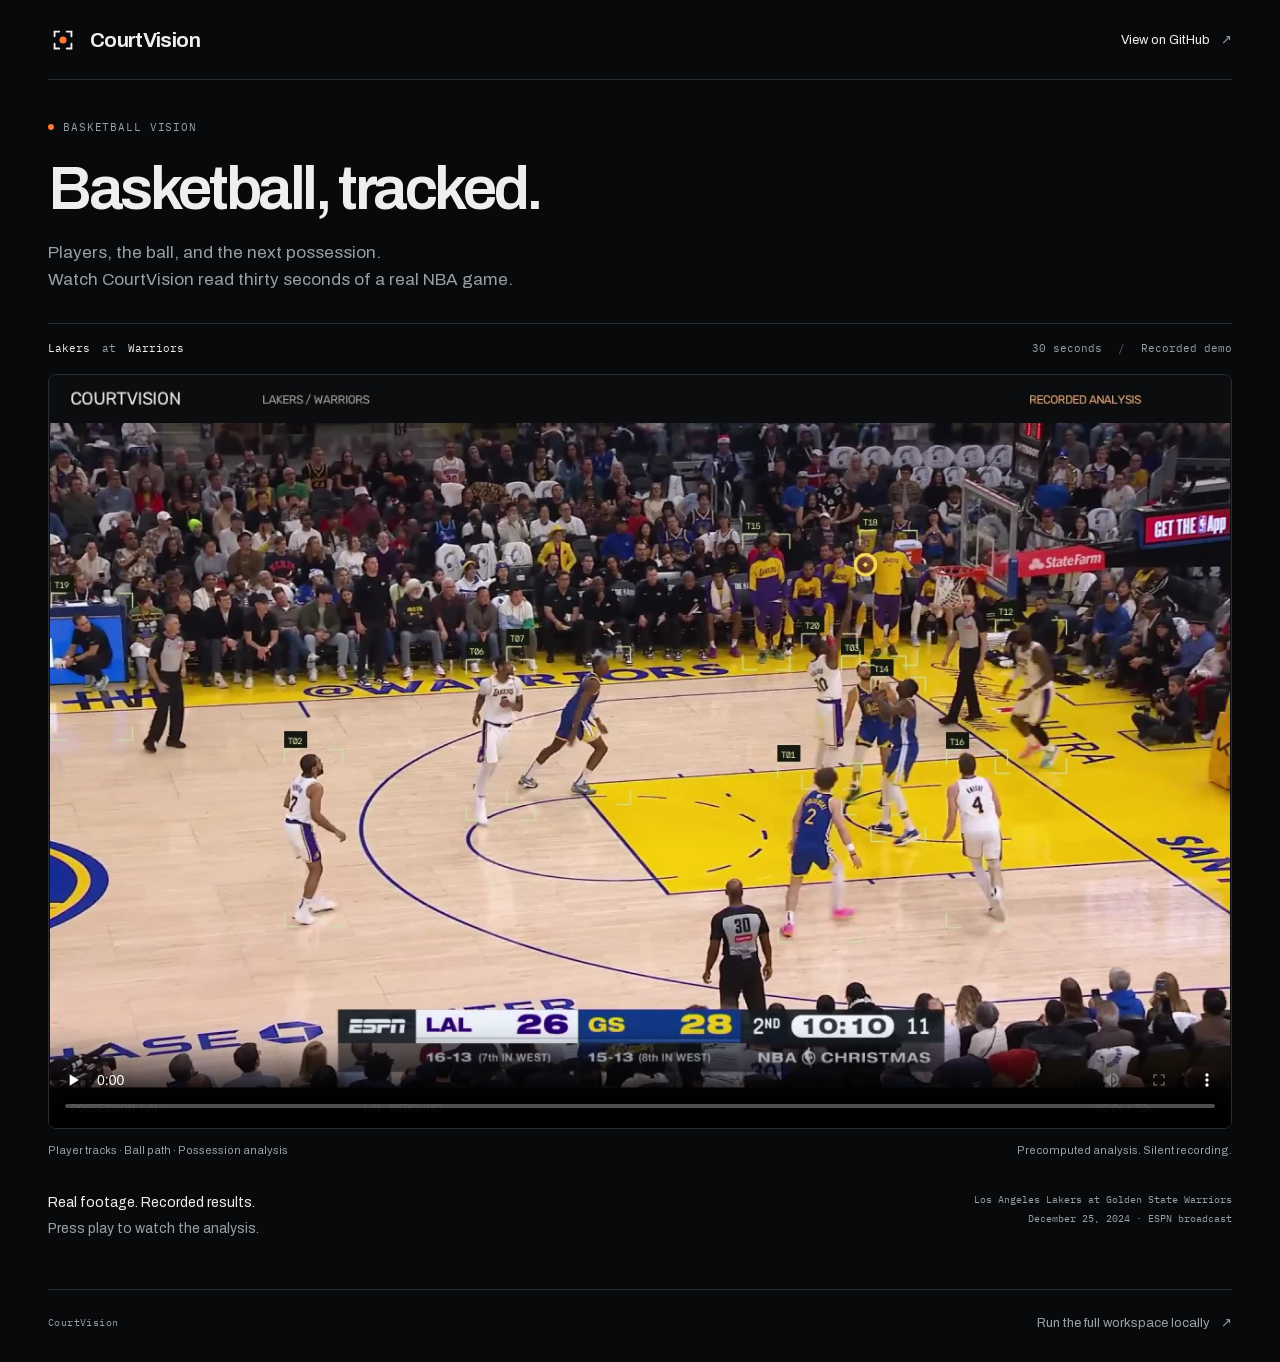
<file: showcase/index.html>
<!doctype html>
<html lang="en">
<head>
  <meta charset="utf-8">
  <meta name="viewport" content="width=device-width, initial-scale=1, viewport-fit=cover">
  <meta name="color-scheme" content="dark">
  <meta name="theme-color" content="#08090a">
  <meta name="description" content="Watch CourtVision track players, follow the ball and read possession in a 30-second Lakers–Warriors recording.">
  <title>CourtVision — Basketball, tracked.</title>
  <link rel="icon" href="data:image/svg+xml,%3Csvg xmlns='http://www.w3.org/2000/svg' viewBox='0 0 32 32'%3E%3Crect width='32' height='32' rx='8' fill='%2308090a'/%3E%3Cpath d='M7 12V7h5M20 7h5v5M25 20v5h-5M12 25H7v-5' fill='none' stroke='%23edeef0' stroke-width='2.4' stroke-linecap='round'/%3E%3Ccircle cx='16' cy='16' r='3.8' fill='%23ff7a2f'/%3E%3C/svg%3E">
  <link rel="stylesheet" href="styles.css">
</head>
<body>
  <a class="skip-link" href="#recording">Skip to the video</a>
  <div class="page">
    <header class="masthead">
      <a class="brand" href="/" aria-label="CourtVision home">
        <svg viewBox="0 0 32 32" aria-hidden="true"><path d="M7 12V7h5M20 7h5v5M25 20v5h-5M12 25H7v-5"/><circle cx="16" cy="16" r="3.8"/></svg>
        <span>CourtVision</span>
      </a>
      <a class="source-link" href="https://github.com/aiden-guan/courtvision">View on GitHub <span aria-hidden="true">↗</span></a>
    </header>
    <main>
      <section class="intro" aria-labelledby="title">
        <p class="eyebrow"><span class="marker" aria-hidden="true"></span> Basketball vision</p>
        <h1 id="title">Basketball, tracked.</h1>
        <p class="lede">Players, the ball, and the next possession.<br>Watch CourtVision read thirty seconds of a real NBA game.</p>
      </section>
      <figure class="recording" id="recording">
        <div class="recording-label"><span>Lakers <span class="versus">at</span> Warriors</span><span>30 seconds <span class="separator">/</span> Recorded demo</span></div>
        <video controls playsinline preload="none" width="1280" height="816" poster="media/nba-analysis-ced39a4e682d.webp" aria-label="Thirty-second CourtVision analysis of Lakers at Warriors" aria-describedby="recording-caption">
          <source src="media/nba-analysis-ced39a4e682d.mp4" type="video/mp4">
          Your browser does not support embedded video. <a href="media/nba-analysis-ced39a4e682d.mp4">Download the recording</a>.
        </video>
        <figcaption id="recording-caption"><span>Player tracks · Ball path · Possession analysis</span><span>Precomputed analysis. Silent recording.</span></figcaption>
      </figure>
      <div class="context">
        <p>Real footage. Recorded results.<br><span>Press play to watch the analysis.</span></p>
        <p class="game-note">Los Angeles Lakers at Golden State Warriors<br>December 25, 2024 · ESPN broadcast</p>
      </div>
    </main>
    <footer>
      <span class="footer-brand">CourtVision</span>
      <a href="https://github.com/aiden-guan/courtvision#quickstart">Run the full workspace locally <span aria-hidden="true">↗</span></a>
    </footer>
  </div>
</body>
</html>
</file>
<file: showcase/styles.css>
@font-face{font-family:Archivo;src:url("fonts/archivo.woff2") format("woff2");font-style:normal;font-weight:100 900;font-display:swap}
@font-face{font-family:"IBM Plex Mono";src:url("fonts/ibm-plex-mono-400.woff2") format("woff2");font-style:normal;font-weight:400;font-display:swap}
:root{color-scheme:dark;--ink:#08090a;--surface:#101214;--line:#292c30;--text:#edeef0;--muted:#9a9fa6;--accent:#ff7a2f;font-family:Archivo,system-ui,sans-serif;background:var(--ink);color:var(--text)}
*{box-sizing:border-box}
body{margin:0}
a{color:inherit;text-decoration:none}
a:hover{color:var(--accent)}
a:focus-visible,video:focus-visible{outline:2px solid var(--accent);outline-offset:6px}
.skip-link{position:absolute;top:-80px;left:20px;z-index:2;padding:12px;background:var(--text);color:var(--ink)}
.skip-link:focus{top:12px}
.page{max-width:1328px;margin:auto;padding:0 48px}
.masthead{display:flex;align-items:center;justify-content:space-between;gap:24px;height:80px;border-bottom:1px solid var(--line)}
.brand{display:inline-flex;align-items:center;gap:12px;font-size:21px;font-weight:650;letter-spacing:-.65px}
.brand svg{width:30px;height:30px}
.brand path{fill:none;stroke:var(--text);stroke-width:2;stroke-linecap:round}
.brand circle{fill:var(--accent)}
.source-link,footer a{font-size:13px}
.source-link span,footer a span{margin-left:8px;color:var(--muted)}
.intro{padding:40px 0 30px}
.eyebrow,.recording-label,.game-note,.footer-brand{font-family:"IBM Plex Mono",monospace}
.eyebrow{display:flex;align-items:center;gap:9px;margin:0 0 22px;font-size:11px;color:var(--muted);letter-spacing:.08em;text-transform:uppercase}
.marker{width:6px;height:6px;background:var(--accent);border-radius:50%}
h1{margin:0 0 18px;font-size:clamp(40px,5vw,62px);font-weight:600;line-height:1.05;letter-spacing:-.055em}
.lede{margin:0;color:var(--muted);font-size:17px;line-height:1.6}
.recording{margin:0;scroll-margin-top:20px}
.recording-label{display:flex;justify-content:space-between;gap:16px;padding:16px 0;font-size:11px;line-height:1.6;border-top:1px solid var(--line)}
.recording-label>span:last-child{color:var(--muted)}
.versus{margin:0 5px;color:var(--muted)}
.separator{margin:0 9px;color:#5e6268}
video{display:block;width:100%;height:auto;aspect-ratio:1280/816;background:var(--surface);border:1px solid var(--line);border-radius:8px}
figcaption{display:flex;justify-content:space-between;gap:12px;margin-top:13px;color:var(--muted);font-size:11px;line-height:1.6}
.context{display:flex;justify-content:space-between;gap:32px;padding:31px 0 48px}
.context p{margin:0;font-size:14px;line-height:1.8}
.context p span{color:var(--muted)}
.context .game-note{text-align:right;font-size:10px;line-height:1.9;color:var(--muted)}
footer{display:flex;justify-content:space-between;align-items:center;gap:20px;border-top:1px solid var(--line);padding:25px 0 32px;color:var(--muted)}
.footer-brand{font-size:10px;letter-spacing:.04em}
@media(min-width:1500px){.page{max-width:1328px}}
@media(max-width:700px){.page{padding:0 22px}.masthead{height:78px}.brand{font-size:19px;gap:8px}.brand svg{width:26px;height:26px}.source-link{font-size:11px}.intro{padding:44px 0 30px}.eyebrow{margin-bottom:18px}h1{margin-bottom:17px}.lede{font-size:15px}.recording-label{font-size:9px;gap:8px}.separator{margin:0 3px}video{border-radius:5px}figcaption{flex-direction:column;gap:2px;font-size:10px}.context{flex-direction:column;gap:20px;padding:25px 0 32px}.context .game-note{text-align:left}footer a{font-size:11px}}
@media(prefers-reduced-motion:reduce){*{scroll-behavior:auto}}
</file>
